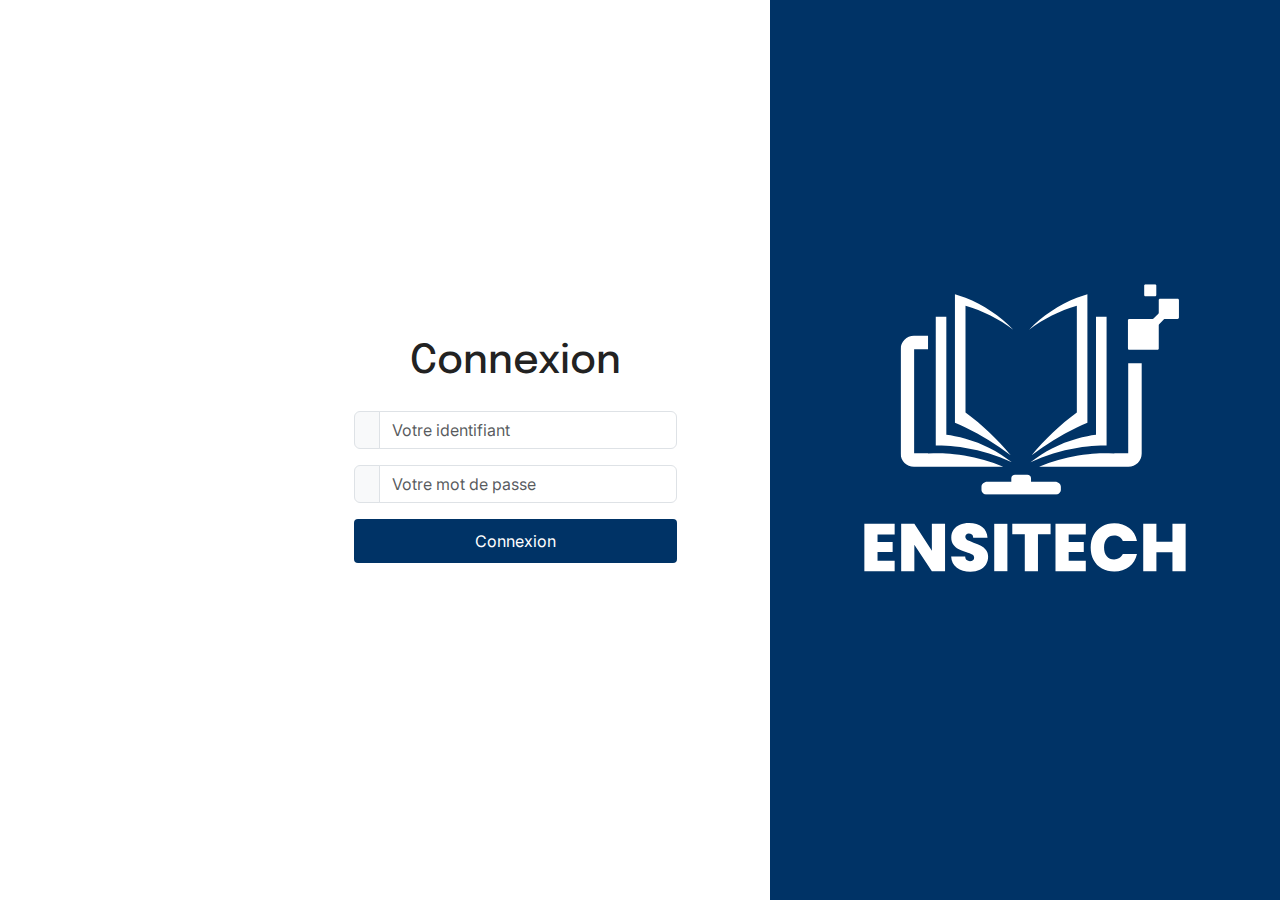
<file: index.html>
<!DOCTYPE html>
<html lang="en">

<head>
    <meta charset="UTF-8">
    <meta name="viewport" content="width=device-width, initial-scale=1.0">
    <title>Connexion</title>

    <!-- HUGE ICON -->
    <link rel="stylesheet" href="https://cdn.hugeicons.com/font/hgi-stroke-rounded.css" />

    <!-- BOOTSTRAP -->
    <link href="https://cdn.jsdelivr.net/npm/bootstrap@5.3.3/dist/css/bootstrap.min.css" rel="stylesheet"
        integrity="sha384-QWTKZyjpPEjISv5WaRU9OFeRpok6YctnYmDr5pNlyT2bRjXh0JMhjY6hW+ALEwIH" crossorigin="anonymous">

    <!-- CSS -->
    <link rel="stylesheet" href="assets/css/style.css">
</head>

<body>
    <main>
        <!-- Form Container -->
        <div class="form-container">
            <div class="left">
                <h1 class="title-login">Connexion</h1>
                <form class="formulaire" id="loginForm">
                    <div class="input-group mb-3">
                        <span class="input-group-text" id="addon-wrapping">
                            <i class="hgi-stroke hgi-user"></i></span>
                        <input type="text" class="form-control" aria-label="identifiant"
                            aria-describedby="addon-wrapping" placeholder="Votre identifiant">
                    </div>
                    <div class="input-group mb-3">
                        <span class="input-group-text" id="addon-wrapping">
                            <i class="hgi-stroke hgi-lock-password"></i></span>
                        <input type="password" class="form-control" aria-label="Mot de passe"
                            aria-describedby="addon-wrapping" placeholder="Votre mot de passe">
                    </div>

                    <a href="pages/dashboard.html"
                        class="submit-btn d-flex justify-content-center align-items-center">Connexion</a>
                </form>
            </div>
            <div class="right">
                <img src="assets/images/logo-white.svg" alt="logo ensitech">
            </div>
        </div>

    </main>
</body>

</html>
</file>
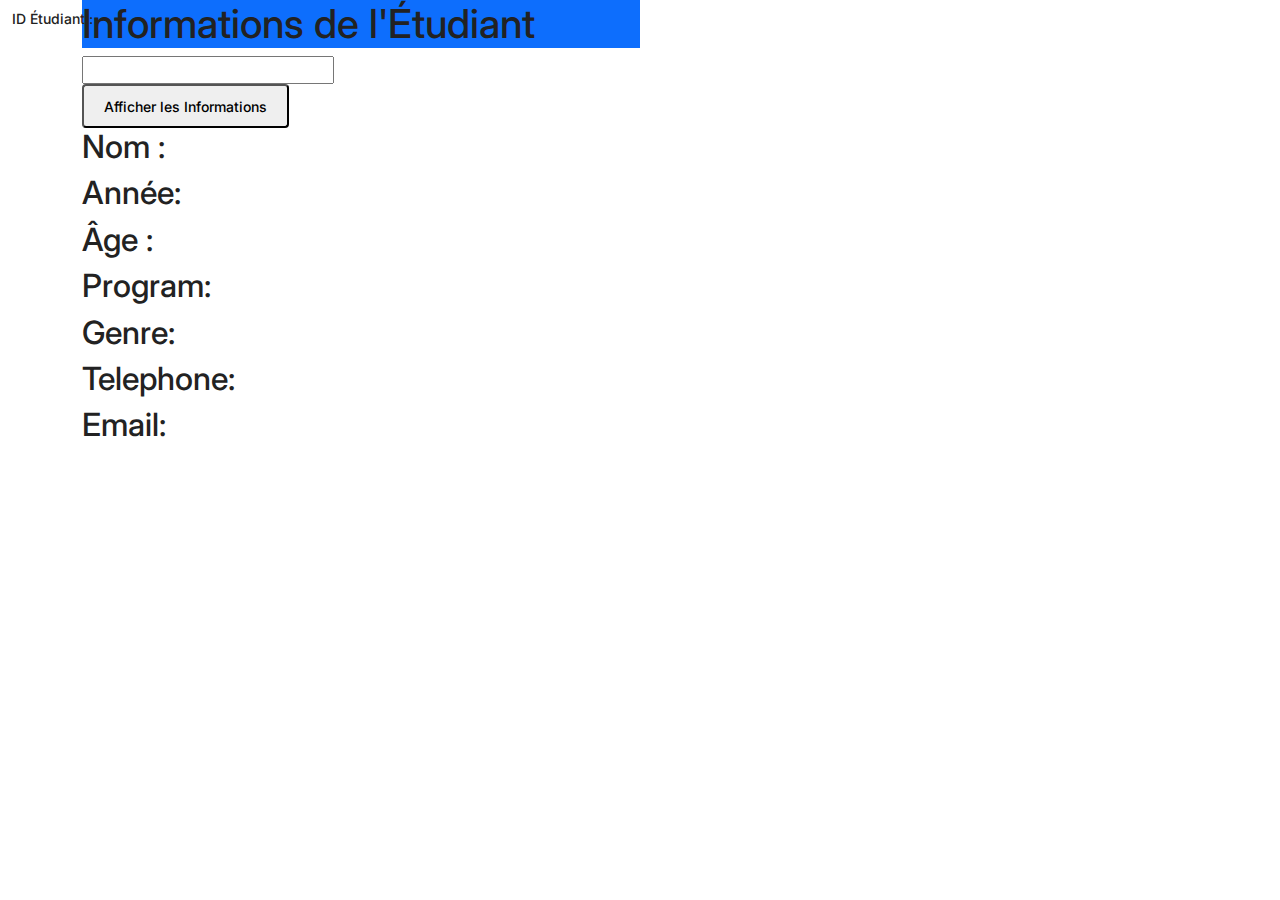
<file: infoStudent.html>
<!DOCTYPE html>
<html lang="en">
<head>
    <meta charset="UTF-8">
    <meta name="viewport" content="width=device-width, initial-scale=1.0">
    <title>Afficher les informations sur l'etudiant</title>
     <!-- HUGE ICON -->
     <link rel="stylesheet" href="https://cdn.hugeicons.com/font/hgi-stroke-rounded.css" />

     <!-- BOOTSTRAP -->
     <link href="https://cdn.jsdelivr.net/npm/bootstrap@5.3.3/dist/css/bootstrap.min.css" rel="stylesheet"
         integrity="sha384-QWTKZyjpPEjISv5WaRU9OFeRpok6YctnYmDr5pNlyT2bRjXh0JMhjY6hW+ALEwIH" crossorigin="anonymous">
 
     <!-- CSS -->
     <link rel="stylesheet" href="../assets/css/style.css">
</head>
<body>
    <div class="container">
        <h1 class="bg-primary w-50">Informations de l'Étudiant</h1>
        <form id="studentForm">
            <label for="studentId" >ID Étudiant :</label>
            <input type="text" id="studentId" name="studentId" required>

            <button type="submit">Afficher les Informations</button>
        </form>
        
        <div id="studentInfo" class="info">
            <h2>Nom : <span id="studentName"></span></h2>
            <h2>Année: <span id="studentyear"></span></h2>
            <h2>Âge : <span id="studentAge"></span></h2>
            <h2>Program: <span id="studentProgram"></span></h2>
            <h2>Genre: <span id="studentGenre"></span></h2>
            <h2>Telephone: <span id="studentTelephone"></span></h2>
            <h2>Email: <span id="studentEmail"></span></h2>
            
        </div>
    </div>

    <script>
        document.getElementById('studentForm').addEventListener('submit', function(event) {
    event.preventDefault();

    const studentId = document.getElementById('studentId').value;
    const studentInfo = {
        1: { name: 'Adeline Matho', year:2023, age: 28, program: 'Informatique', genre: 'Feminin', 
               telephone: 237694336939, email: 'adelinematho@gmail.com' },
        2: { name: 'Anderson Sikalie', year:2022, age: 22, program: 'Mathématiques',
                genre: 'masculin', telephone: 237675744980, email: 'mategdetv@gamil.com'},
        3: { name: 'Arolle Tiwa', year:2014,age: 13, program: 'Biologie', 
                 genre: 'masculin', telephone: 23758254751, email: 'jghrdihtreb@gmail' },
        4: { name: 'Kaffo Nathanael', year:2011 ,age: 20, program:'Comptabilité', 
                  genre: 'masculin', telephone: 23758254751, email: 'nathanael@gmail.com' },
        5: { name: 'Aboubacar', year:2022 ,age: 32, program:'FullStack Dev', 
                  genre: 'masculin', telephone: 23758254751, email: 'aboubacar12@gmail.com' },          

    };

    const student = studentInfo[studentId]; 

    if (student) {
        document.getElementById('studentName').innerText = student.name;
        document.getElementById('studentyear').innerText = student.year;
        document.getElementById('studentAge').innerText = student.age;
        document.getElementById('studentProgram').innerText = student.program;
        document.getElementById('studentGenre').innerText = student.genre;
        document.getElementById('studentTelephone').innerText = student.telephone;
        document.getElementById('studentEmail').innerText = student.email;
        document.getElementById('studentInfo').style.display = 'block';
    } else {
        alert('Étudiant non trouvé.');
        document.getElementById('studentInfo').style.display = 'none';
    }
});
    </script>




    <script src="https://cdn.jsdelivr.net/npm/bootstrap@5.3.3/dist/js/bootstrap.bundle.min.js" integrity="sha384-YvpcrYf0tY3lHB60NNkmXc5s9fDVZLESaAA55NDzOxhy9GkcIdslK1eN7N6jIeHz" crossorigin="anonymous"></script>
    <script src="../assets/js/main.js"></script>    
</body>
</html>
</file>
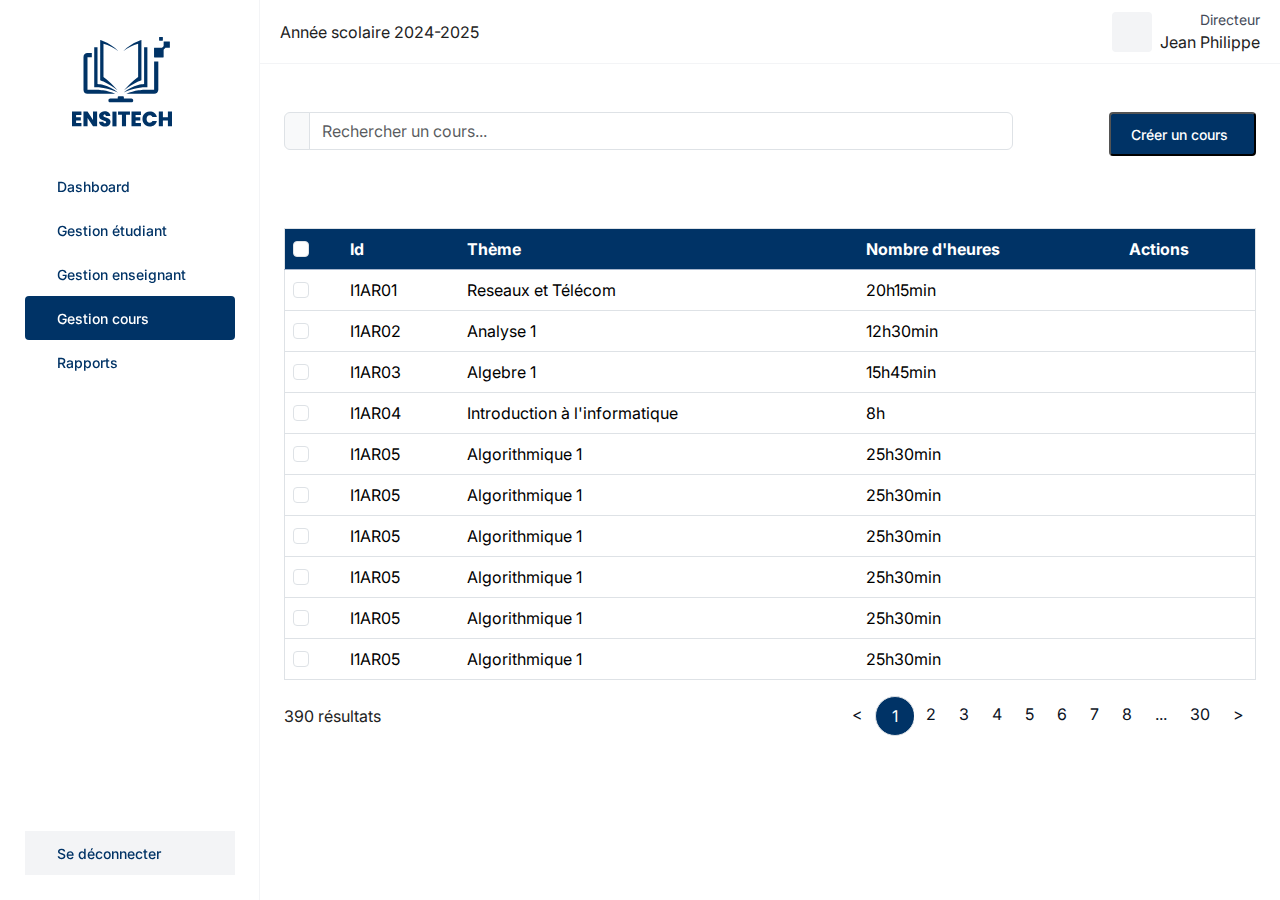
<file: pages/courses.html>
<!DOCTYPE html>
<html lang="en">

<head>
    <meta charset="UTF-8">
    <meta name="viewport" content="width=device-width, initial-scale=1.0">
    <title>Gestion cours</title>

    <!-- HUGE ICON -->
    <link rel="stylesheet" href="https://cdn.hugeicons.com/font/hgi-stroke-rounded.css" />

    <!-- BOOTSTRAP -->
    <link href="https://cdn.jsdelivr.net/npm/bootstrap@5.3.3/dist/css/bootstrap.min.css" rel="stylesheet"
        integrity="sha384-QWTKZyjpPEjISv5WaRU9OFeRpok6YctnYmDr5pNlyT2bRjXh0JMhjY6hW+ALEwIH" crossorigin="anonymous">

    <!-- CSS -->
    <link rel="stylesheet" href="../assets/css/style.css">
</head>

<body class="d-flex">
    <!-- SIDEBAR -->
    <nav class="navbar navbar-expand-lg d-flex flex-column min-vh-100">
        <div class="logo-container d-flex justify-content-center align-items-center">
            <a class="navbar-brand" href="#">
                <img src="../assets/images/logo-bleue.svg" alt="Logo">
            </a>
        </div>
        <div class="d-flex flex-column align-items-center justify-content-between flex-grow-1">
            <ul class="navbar-nav w-100 flex-column">
                <li class="nav-item">
                    <a class="nav-link" href="dashboard.html"><i class="hgi-stroke hgi-dashboard-square-01"></i>
                        Dashboard</a>
                </li>
                <li class="nav-item">
                    <a class="nav-link" href="students.html"><i class="hgi-stroke hgi-student"></i> Gestion
                        étudiant</a>
                </li>
                <li class="nav-item">
                    <a class="nav-link" href="#"><i class="hgi-stroke hgi-teaching"></i> Gestion enseignant</a>
                </li>
                <li class="nav-item">
                    <a class="nav-link actived" href="courses.html"><i class="hgi-stroke hgi-course"></i> Gestion
                        cours</a>
                </li>
                <li class="nav-item">
                    <a class="nav-link" href="#"><i class="hgi-stroke hgi-analysis-text-link"></i> Rapports</a>
                </li>
            </ul>
            <div class="mt-auto deconnexion">
                <a href="#" class="nav-link"><i class="hgi-stroke hgi-logout-square-01"></i>Se déconnecter</a>
            </div>
        </div>
    </nav>
    <!-- //SIDEBAR -->

    <!-- MAIN -->
    <main class="flex-grow-1">
        <!-- TOP NAV -->
        <div class="top-nav d-flex justify-content-between align-items-center">
            <span class="text-sm">Année scolaire 2024-2025</span>
            <div class="d-flex gap-2 align-items-center">
                <span class="user-icon d-flex justify-content-center align-items-center">
                    <i class="hgi-stroke hgi-user"></i>
                </span>
                <div class="d-flex flex-column align-items-end user-information">
                    <span class="user-role">Directeur</span>
                    <span class="user-name">Jean Philippe</span>
                </div>
            </div>
        </div>
        <!-- //TOP NAV -->
        <!-- Search Bar & Add Courses Button -->
        <div class="d-flex justify-content-around align-items-center flex-md-row mt-4 p-4">
            <form action="#" class="col-6 col-md-9" style="height: 44px;">
                <div class="input-group">
                    <span class="input-group-text" id="basic-addon1"><i class="hgi-stroke hgi-search-01"></i></span>
                    <input type="search" name="search" id="search" placeholder="Rechercher un cours..."
                        class="form-control">
                </div>
            </form>
            <!-- Aboubakar task - create a course -->
            <div class="d-flex justify-content-end col-3">
                <button class="primary-btn" data-bs-toggle="modal" data-bs-target="#courseModal">Créer un cours <i
                        class="hgi-stroke hgi-add-circle"></i></button>
            </div>
            <!-- Create course modal -->
            <div class="modal fade" id="courseModal" tabindex="-1" aria-labelledby="courseModalLabel"
                aria-hidden="true">
                <div class="modal-dialog">
                    <div class="modal-content">
                        <div class="modal-header d-flex flex-column">
                            <h1 class="modal-title fs-5" id="courseModalLabel">Créer un cours</h1>
                            <button type="button" class="btn-close btn-close-cadre" data-bs-dismiss="modal"
                                aria-label="Close"></button>
                        </div>
                        <form>
                            <div class="modal-body">
                                <div class="row mb-3">
                                    <div class="col">
                                        <!-- inclure le input group -->
                                        <div class="input-group flex-nowrap ">
                                            <span class="input-group-text" id="addon-wrapping"><i
                                                    class="hgi-stroke hgi-label"></i></span>
                                            <input type="text" class="form-control ps-5 create-courses"
                                                placeholder="Thème" aria-label="Theme"
                                                aria-describedby="addon-wrapping">
                                        </div>
                                        <!-- fin -inclure le input group -->
                                    </div>
                                </div>
                                <div class="row mb-3">
                                    <div class="col">
                                        <!-- inclure le input group -->

                                        <div class="input-group flex-nowrap ">
                                            <span class="input-group-text" id="addon-wrapping"> <i
                                                    class="hgi-stroke hgi-time-03"></i></span>
                                            <input type="text" class="form-control ps-5 create-courses"
                                                placeholder="Nombre d'heures" aria-label="Nombredheures"
                                                aria-describedby="addon-wrapping">
                                        </div>

                                        <!-- fin -inclure le input group -->
                                    </div>
                                </div>
                            </div>
                            <div class="modal-footer d-flex align-items-center justify-content-center">
                                <button type="submit" class="primary-btn">
                                    Créer un cours
                                    <i class="hgi-stroke hgi-add-circle"></i>
                                </button>

                            </div>
                        </form>
                        <!-- Aboubakar task - create a course -->
                    </div>
                </div>
            </div>
        </div>
        <!-- //Search Bar & Add Course Button -->

        <!-- Courses list table-->
        <div class="students-list mt-5 px-4 table-responsive">
            <table class="table border table-hover">
                <thead class="table-primary">
                    <tr>
                        <th scope="col"><input type="checkbox" name="check-all" id="select-all"
                                class="form-check-input"></th>
                        <th scope="col">Id</th>
                        <th scope="col">Thème</th>
                        <th scope="col">Nombre d'heures</th>
                        <th scope="col">Actions</th>
                    </tr>
                </thead>
                <tbody>
                    <tr>
                        <td><input type="checkbox" name="check-all" class="form-check-input row-checkbox"></td>
                        <td>I1AR01</td>
                        <td>Reseaux et Télécom</td>
                        <td>20h15min</td>
                        <td>
                            <div class="dropdown">
                                <a href="#" class="text-decoration-none text-black" id="dropdownMenuButton"
                                    data-bs-toggle="dropdown" aria-expanded="false">
                                    <i class="hgi-stroke hgi-more-vertical"></i>
                                </a>
                                <ul class="dropdown-menu" aria-labelledby="dropdownMenuButton">
                                    <li><a class="dropdown-item" href="#">Modifier</a></li>
                                    <li><a class="dropdown-item" href="#">Voir les informations</a></li>
                                    <li><a class="dropdown-item" href="#">Supprimer</a></li>
                                </ul>
                            </div>
                            </i>
                        </td>
                    </tr>
                    <tr>
                        <td><input type="checkbox" name="check-all" class="form-check-input row-checkbox"></td>
                        <td>I1AR02</td>
                        <td>Analyse 1</td>
                        <td>12h30min</td>
                        <td>
                            <div class="dropdown">
                                <a href="#" class="text-decoration-none text-black" id="dropdownMenuButton"
                                    data-bs-toggle="dropdown" aria-expanded="false">
                                    <i class="hgi-stroke hgi-more-vertical"></i>
                                </a>
                                <ul class="dropdown-menu" aria-labelledby="dropdownMenuButton">
                                    <li><a class="dropdown-item" href="#">Modifier</a></li>
                                    <li><a class="dropdown-item" href="#">Voir les informations</a></li>
                                    <li><a class="dropdown-item" href="#">Supprimer</a></li>
                                </ul>
                            </div>
                            </i>
                        </td>
                    </tr>
                    <tr>
                        <td><input type="checkbox" name="check-all" class="form-check-input row-checkbox"></td>
                        <td>I1AR03</td>
                        <td>Algebre 1</td>
                        <td>15h45min</td>
                        <td>
                            <div class="dropdown">
                                <a href="#" class="text-decoration-none text-black" id="dropdownMenuButton"
                                    data-bs-toggle="dropdown" aria-expanded="false">
                                    <i class="hgi-stroke hgi-more-vertical"></i>
                                </a>
                                <ul class="dropdown-menu" aria-labelledby="dropdownMenuButton">
                                    <li><a class="dropdown-item" href="#">Modifier</a></li>
                                    <li><a class="dropdown-item" href="#">Voir les informations</a></li>
                                    <li><a class="dropdown-item" href="#">Supprimer</a></li>
                                </ul>
                            </div>
                            </i>
                        </td>
                    </tr>
                    <tr>
                        <td><input type="checkbox" name="check-all" class="form-check-input row-checkbox"></td>
                        <td>I1AR04</td>
                        <td>Introduction à l'informatique</td>
                        <td>8h</td>
                        <td>
                            <div class="dropdown">
                                <a href="#" class="text-decoration-none text-black" id="dropdownMenuButton"
                                    data-bs-toggle="dropdown" aria-expanded="false">
                                    <i class="hgi-stroke hgi-more-vertical"></i>
                                </a>
                                <ul class="dropdown-menu" aria-labelledby="dropdownMenuButton">
                                    <li><a class="dropdown-item" href="#">Modifier</a></li>
                                    <li><a class="dropdown-item" href="#">Voir les informations</a></li>
                                    <li><a class="dropdown-item" href="#">Supprimer</a></li>
                                </ul>
                            </div>
                            </i>
                        </td>
                    </tr>
                    <tr>
                        <td><input type="checkbox" name="check-all" class="form-check-input row-checkbox"></td>
                        <td>I1AR05</td>
                        <td>Algorithmique 1</td>
                        <td>25h30min</td>
                        <td>
                            <div class="dropdown">
                                <a href="#" class="text-decoration-none text-black" id="dropdownMenuButton"
                                    data-bs-toggle="dropdown" aria-expanded="false">
                                    <i class="hgi-stroke hgi-more-vertical"></i>
                                </a>
                                <ul class="dropdown-menu" aria-labelledby="dropdownMenuButton">
                                    <li><a class="dropdown-item" href="#">Modifier</a></li>
                                    <li><a class="dropdown-item" href="#">Voir les informations</a></li>
                                    <li><a class="dropdown-item" href="#">Supprimer</a></li>
                                </ul>
                            </div>
                            </i>
                        </td>
                    </tr>
                    <tr>
                        <td><input type="checkbox" name="check-all" class="form-check-input row-checkbox"></td>
                        <td>I1AR05</td>
                        <td>Algorithmique 1</td>
                        <td>25h30min</td>
                        <td>
                            <div class="dropdown">
                                <a href="#" class="text-decoration-none text-black" id="dropdownMenuButton"
                                    data-bs-toggle="dropdown" aria-expanded="false">
                                    <i class="hgi-stroke hgi-more-vertical"></i>
                                </a>
                                <ul class="dropdown-menu" aria-labelledby="dropdownMenuButton">
                                    <li><a class="dropdown-item" href="#">Modifier</a></li>
                                    <li><a class="dropdown-item" href="#">Voir les informations</a></li>
                                    <li><a class="dropdown-item" href="#">Supprimer</a></li>
                                </ul>
                            </div>
                            </i>
                        </td>
                    </tr>
                    <tr>
                        <td><input type="checkbox" name="check-all" class="form-check-input row-checkbox"></td>
                        <td>I1AR05</td>
                        <td>Algorithmique 1</td>
                        <td>25h30min</td>
                        <td>
                            <div class="dropdown">
                                <a href="#" class="text-decoration-none text-black" id="dropdownMenuButton"
                                    data-bs-toggle="dropdown" aria-expanded="false">
                                    <i class="hgi-stroke hgi-more-vertical"></i>
                                </a>
                                <ul class="dropdown-menu" aria-labelledby="dropdownMenuButton">
                                    <li><a class="dropdown-item" href="#">Modifier</a></li>
                                    <li><a class="dropdown-item" href="#">Voir les informations</a></li>
                                    <li><a class="dropdown-item" href="#">Supprimer</a></li>
                                </ul>
                            </div>
                            </i>
                        </td>
                    </tr>
                    <tr>
                        <td><input type="checkbox" name="check-all" class="form-check-input row-checkbox"></td>
                        <td>I1AR05</td>
                        <td>Algorithmique 1</td>
                        <td>25h30min</td>
                        <td>
                            <div class="dropdown">
                                <a href="#" class="text-decoration-none text-black" id="dropdownMenuButton"
                                    data-bs-toggle="dropdown" aria-expanded="false">
                                    <i class="hgi-stroke hgi-more-vertical"></i>
                                </a>
                                <ul class="dropdown-menu" aria-labelledby="dropdownMenuButton">
                                    <li><a class="dropdown-item" href="#">Modifier</a></li>
                                    <li><a class="dropdown-item" href="#">Voir les informations</a></li>
                                    <li><a class="dropdown-item" href="#">Supprimer</a></li>
                                </ul>
                            </div>
                            </i>
                        </td>
                    </tr>
                    <tr>
                        <td><input type="checkbox" name="check-all" class="form-check-input row-checkbox"></td>
                        <td>I1AR05</td>
                        <td>Algorithmique 1</td>
                        <td>25h30min</td>
                        <td>
                            <div class="dropdown">
                                <a href="#" class="text-decoration-none text-black" id="dropdownMenuButton"
                                    data-bs-toggle="dropdown" aria-expanded="false">
                                    <i class="hgi-stroke hgi-more-vertical"></i>
                                </a>
                                <ul class="dropdown-menu" aria-labelledby="dropdownMenuButton">
                                    <li><a class="dropdown-item" href="#">Modifier</a></li>
                                    <li><a class="dropdown-item" href="#">Voir les informations</a></li>
                                    <li><a class="dropdown-item" href="#">Supprimer</a></li>
                                </ul>
                            </div>
                            </i>
                        </td>
                    </tr>
                    <tr>
                        <td><input type="checkbox" name="check-all" class="form-check-input row-checkbox"></td>
                        <td>I1AR05</td>
                        <td>Algorithmique 1</td>
                        <td>25h30min</td>
                        <td>
                            <div class="dropdown">
                                <a href="#" class="text-decoration-none text-black" id="dropdownMenuButton"
                                    data-bs-toggle="dropdown" aria-expanded="false">
                                    <i class="hgi-stroke hgi-more-vertical"></i>
                                </a>
                                <ul class="dropdown-menu" aria-labelledby="dropdownMenuButton">
                                    <li><a class="dropdown-item" href="#">Modifier</a></li>
                                    <li><a class="dropdown-item" href="#">Voir les informations</a></li>
                                    <li><a class="dropdown-item" href="#">Supprimer</a></li>
                                </ul>
                            </div>
                            </i>
                        </td>
                    </tr>
                </tbody>
            </table>
            <div class="d-flex flex-column flex-md-row justify-content-between align-items-center">
                <p>390 résultats</p>
                <nav aria-label="Page navigation">
                    <ul class="pagination">
                        <li class="page-item">
                            <a class="page-link" href="#" aria-label="Previous">&lt;</a>
                        </li>
                        <li class="page-item-active"><a class="page-link" href="#">1</a></li>
                        <li class="page-item"><a class="page-link" href="#">2</a></li>
                        <li class="page-item"><a class="page-link" href="#">3</a></li>
                        <li class="page-item"><a class="page-link" href="#">4</a></li>
                        <li class="page-item"><a class="page-link" href="#">5</a></li>
                        <li class="page-item"><a class="page-link" href="#">6</a></li>
                        <li class="page-item"><a class="page-link" href="#">7</a></li>
                        <li class="page-item"><a class="page-link" href="#">8</a></li>
                        <li class="page-item"><a class="page-link" href="#">...</a></li>
                        <li class="page-item"><a class="page-link" href="#">30</a></li>
                        <li class="page-item">
                            <a class="page-link" href="#" aria-label="Previous">&gt;</a>
                        </li>
                    </ul>
                </nav>
            </div>
        </div>
        <!-- //Students list table-->
    </main>
    <!-- //MAIN -->
    <script src="https://cdn.jsdelivr.net/npm/bootstrap@5.3.3/dist/js/bootstrap.bundle.min.js"
        integrity="sha384-YvpcrYf0tY3lHB60NNkmXc5s9fDVZLESaAA55NDzOxhy9GkcIdslK1eN7N6jIeHz"
        crossorigin="anonymous"></script>
    <script src="../assets/js/main.js"></script>
</body>

</html>
</file>
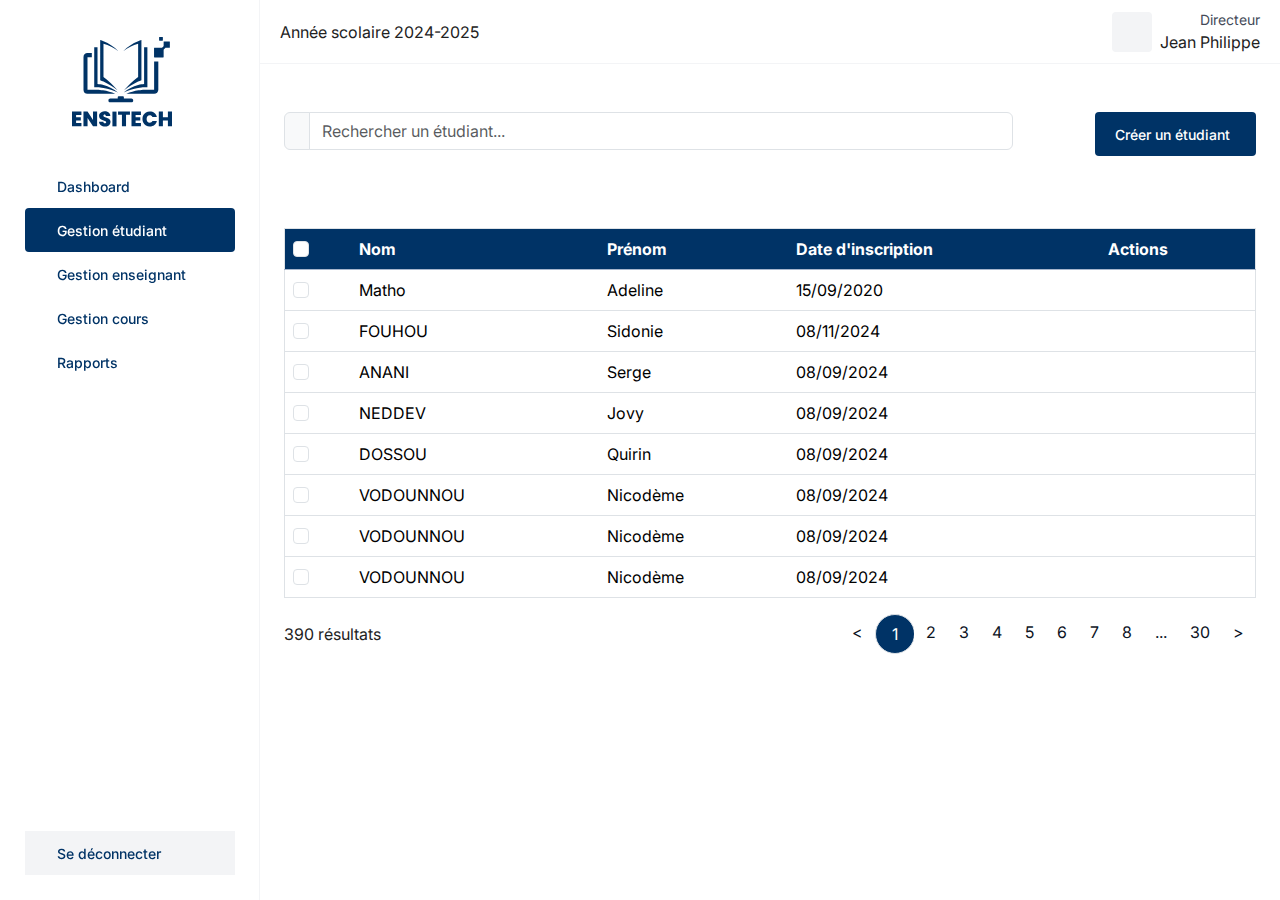
<file: pages/students.html>
<!DOCTYPE html>
<html lang="en">

<head>
  <meta charset="UTF-8">
  <meta name="viewport" content="width=device-width, initial-scale=1.0">
  <title>Students List</title>

  <!-- HUGE ICON -->
  <link rel="stylesheet" href="https://cdn.hugeicons.com/font/hgi-stroke-rounded.css" />

  <!-- BOOTSTRAP -->
  <link href="https://cdn.jsdelivr.net/npm/bootstrap@5.3.3/dist/css/bootstrap.min.css" rel="stylesheet"
    integrity="sha384-QWTKZyjpPEjISv5WaRU9OFeRpok6YctnYmDr5pNlyT2bRjXh0JMhjY6hW+ALEwIH" crossorigin="anonymous">

  <!-- CSS -->
  <link rel="stylesheet" href="../assets/css/style.css">
</head>

<body class="d-flex">
  <!-- SIDEBAR -->
  <nav class="navbar navbar-expand-lg d-flex flex-column min-vh-100">
    <div class="logo-container d-flex justify-content-center align-items-center">
      <a class="navbar-brand" href="#">
        <img src="../assets/images/logo-bleue.svg" alt="Logo">
      </a>
    </div>
    <div class="d-flex flex-column align-items-center justify-content-between flex-grow-1">
      <ul class="navbar-nav w-100 flex-column">
        <li class="nav-item">
          <a class="nav-link" href="dashboard.html"><i class="hgi-stroke hgi-dashboard-square-01"></i>
            Dashboard</a>
        </li>
        <li class="nav-item">
          <a class="nav-link actived" href="students.html"><i class="hgi-stroke hgi-student"></i> Gestion
            étudiant</a>
        </li>
        <li class="nav-item">
          <a class="nav-link" href="#"><i class="hgi-stroke hgi-teaching"></i> Gestion enseignant</a>
        </li>
        <li class="nav-item">
          <a class="nav-link" href="courses.html"><i class="hgi-stroke hgi-course"></i> Gestion cours</a>
        </li>
        <li class="nav-item">
          <a class="nav-link" href="#"><i class="hgi-stroke hgi-analysis-text-link"></i> Rapports</a>
        </li>
      </ul>
      <div class="mt-auto deconnexion">
        <a href="#" class="nav-link"><i class="hgi-stroke hgi-logout-square-01"></i>Se déconnecter</a>
      </div>
    </div>
  </nav>
  <!-- //SIDEBAR -->

  <!-- MAIN -->
  <main class="flex-grow-1">
    <!-- TOP NAV -->
    <div class="top-nav d-flex justify-content-between align-items-center ">
      <span class="text-sm">Année scolaire 2024-2025</span>
      <div class="d-flex gap-2 align-items-center">
        <span class="user-icon d-flex justify-content-center align-items-center">
          <i class="hgi-stroke hgi-user"></i>
        </span>
        <div class="d-flex flex-column align-items-end user-information">
          <span class="user-role">Directeur</span>
          <span class="user-name">Jean Philippe</span>
        </div>
      </div>
    </div>
    <!-- //TOP NAV -->

    <!-- Search Bar & Add Students Button -->
    <div class="d-flex justify-content-around align-items-center flex-md-row mt-4 p-4">
      <form action="#" class="col-6 col-md-9" style="height: 44px;">
        <div class="input-group">
          <span class="input-group-text" id="basic-addon1"><i class="hgi-stroke hgi-search-01"></i></span>
          <input type="search" name="search" id="search" placeholder="Rechercher un étudiant..." class="form-control">
        </div>
      </form>
      <div class="d-flex justify-content-end col-3">
        <button type="button" class="primary-btn border-0" data-bs-toggle="modal" data-bs-target="#studentModal">Créer
          un étudiant <i class="hgi-stroke hgi-add-circle"></i></button>
      </div>
    </div>
    <!-- Modal -->
    <div class="modal fade" id="studentModal" tabindex="-1" aria-labelledby="studentModalLabel" aria-hidden="true">
      <button type="button" class="btn-close float-end" data-bs-dismiss="modal" aria-label="Close"></button>
      <div class="modal-dialog modal-lg modal-md modal-dialog-centered">
        <div class="modal-content border-0 rounded-3">
          <div class="modal-header d-flex flex-column border border-0 rounded-3">
            <h1 class="modal-title fs-5" id="studentModalLabel">
              Créer un étudiant
            </h1>
            <div class="modal-body w-100">
              <form action="" id="new-student">
                <div class="row">
                  <div class="col">
                    <div class="input-group flex-nowrap">
                      <span class="input-group-text px-3 border-0" id="lastname"><i
                          class="hgi-stroke hgi-user fs-5"></i></span>
                      <input type="text" class="form-control border-0 input-area" placeholder="Nom" aria-label="nom"
                        aria-describedby="lastname">
                    </div>
                  </div>
                  <div class="col">
                    <div class="input-group flex-nowrap">
                      <span class="input-group-text px-3 border-0" id="firstname"><i
                          class="hgi-stroke hgi-user fs-5"></i></span>
                      <input type="text" class="form-control border-0 input-area" placeholder="Prénom"
                        aria-label="noprenom" aria-describedby="firstname">
                    </div>
                  </div>
                </div>
                <div class="row py-3">
                  <!-- Téléchargement de photo -->
                  <div class="col">
                    <!--div class="input-group mb-3">
                                <label class="input-group-text" for="inputGroupFile01"><i class="hgi-stroke hgi-link-01"></i></label>
                                <input type="file" class="form-control border-0 input-area" id="inputGroupFile01">
                            </div-->

                    <div class="input-group flex-nowrap">
                      <input type="file" accept="image/*" class="form-control input-area border-0"
                        aria-label="Télécharger une photo" />
                      <!--i class="hgi-stroke hgi-link-01 position-absolute top-50 start-100"></i-->
                    </div>
                  </div>

                  <!-- Sélection du genre -->
                  <div class="col">
                    <div class="">
                      <select class="form-select input-area border-0">
                        <option value="" disabled selected>Genre</option>
                        <option value="male">Masculin</option>
                        <option value="female">Féminin</option>
                      </select>
                    </div>
                  </div>
                </div>
                <div class="row">
                  <div class="col">
                    <div class="input-group flex-nowrap">
                      <span class="input-group-text px-3 border-0" id="dateOfBirth"><i
                          class="hgi-stroke hgi-calendar-01"></i></span>
                      <input type="date" class="form-control border-0 input-area" placeholder="dateOfBirth"
                        aria-label="dateOfBirth" aria-describedby="dateOfBirth">
                    </div>
                  </div>
                  <div class="col">
                    <div class="input-group flex-nowrap">
                      <span class="input-group-text px-3 border-0" id="address"><i
                          class="hgi-stroke hgi-home-03 fs-5"></i></span>
                      <input type="text" class="form-control border-0 input-area" placeholder="Adresse"
                        aria-label="address" aria-describedby="address">
                    </div>

                  </div>
                </div>
                <div class="row py-3">
                  <div class="col">
                    <div class="input-group flex-nowrap">
                      <span class="input-group-text px-3 border-0" id="email"><i
                          class="hgi-stroke hgi-recovery-mail"></i></span>
                      <input type="email" class="form-control border-0 input-area" placeholder="Adresse Email"
                        aria-label="email" aria-describedby="email">
                    </div>

                  </div>
                  <div class="col">
                    <div class="input-group flex-nowrap">
                      <span class="input-group-text px-3 border-0" id="telephone"><i
                          class="hgi-stroke hgi-call-02 fs-5"></i></span>
                      <input type="telephone" class="form-control border-0 input-area" placeholder="Numero téléphone"
                        aria-label="telephone" aria-describedby="telephone">
                    </div>

                  </div>
                </div>
              </form>
            </div>
          </div>
          <div class="modal-footer d-flex justify-content-center border-0 rounded-3">
            <button form="new-student" type="submit" class="primary-btn border-0">
              <span>Créer un étudiant</span>
              <i class="hgi-stroke hgi-add-circle "></i>
            </button>
          </div>
        </div>
      </div>
    </div>
    <!-- //Search Bar & Add Students Button -->

    <!-- Students list table-->
    <div class="students-list mt-5 px-4 table-responsive">
      <table class="table border table-hover">
        <thead class="table-primary">
          <tr>
            <th scope="col"><input type="checkbox" name="check-all" id="select-all" class="form-check-input"></th>
            <th scope="col">Nom</th>
            <th scope="col">Prénom</th>
            <th scope="col">Date d'inscription</th>
            <th scope="col">Actions</th>
          </tr>
        </thead>
        <tbody>
          <tr>
            <td><input type="checkbox" name="check-all" class="form-check-input row-checkbox"></td>
            <td>Matho</td>
            <td>Adeline</td>
            <td>15/09/2020</td>
            <td>
              <div class="dropdown">
                <a href="#" class="text-decoration-none text-black" id="dropdownMenuButton" data-bs-toggle="dropdown"
                  aria-expanded="false">
                  <i class="hgi-stroke hgi-more-vertical"></i>
                </a>
                <ul class="dropdown-menu" aria-labelledby="dropdownMenuButton">
                  <li><a class="dropdown-item" href="#">Modifier</a></li>
                  <li><a class="dropdown-item" href="#" data-bs-toggle="offcanvas"
                      data-bs-target="#offcanvasStudentInfo" aria-controls="offcanvasStudentInfos">Voir les
                      informations</a></li>
                  <li><a class="dropdown-item" href="#" data-bs-toggle="modal" data-bs-target="#courseModal">Associer un
                      cours</a></li>
                  <li><a class="dropdown-item" href="#">Supprimer</a></li>
                </ul>
              </div>
            </td>
          </tr>
          <tr>
            <td><input type="checkbox" name="check-all" class="form-check-input row-checkbox"></td>
            <td>FOUHOU</td>
            <td>Sidonie</td>
            <td>08/11/2024</td>
            <td>
              <div class="dropdown">
                <a href="#" class="text-decoration-none text-black" id="dropdownMenuButton" data-bs-toggle="dropdown"
                  aria-expanded="false">
                  <i class="hgi-stroke hgi-more-vertical"></i>
                </a>
                <ul class="dropdown-menu" aria-labelledby="dropdownMenuButton">
                  <li><a class="dropdown-item" href="#">Modifier</a></li>
                  <li><a class="dropdown-item" href="#">Voir les informations</a></li>
                  <li><a class="dropdown-item" href="#">Associer un cours</a></li>
                  <li><a class="dropdown-item" href="#">Supprimer</a></li>
                </ul>
              </div>
              </i>
            </td>
          </tr>
          <tr>
            <td><input type="checkbox" name="check-all" class="form-check-input row-checkbox"></td>
            <td>ANANI</td>
            <td>Serge</td>
            <td>08/09/2024</td>
            <td>
              <div class="dropdown">
                <a href="#" class="text-decoration-none text-black" id="dropdownMenuButton" data-bs-toggle="dropdown"
                  aria-expanded="false">
                  <i class="hgi-stroke hgi-more-vertical"></i>
                </a>
                <ul class="dropdown-menu" aria-labelledby="dropdownMenuButton">
                  <li><a class="dropdown-item" href="#">Modifier</a></li>
                  <li><a class="dropdown-item" href="#">Voir les informations</a></li>
                  <li><a class="dropdown-item" href="#">Associer un cours</a></li>
                  <li><a class="dropdown-item" href="#">Supprimer</a></li>
                </ul>
              </div>
              </i>
            </td>
          </tr>
          <tr>
            <td><input type="checkbox" name="check-all" class="form-check-input row-checkbox"></td>
            <td>NEDDEV</td>
            <td>Jovy</td>
            <td>08/09/2024</td>
            <td>
              <div class="dropdown">
                <a href="#" class="text-decoration-none text-black" id="dropdownMenuButton" data-bs-toggle="dropdown"
                  aria-expanded="false">
                  <i class="hgi-stroke hgi-more-vertical"></i>
                </a>
                <ul class="dropdown-menu" aria-labelledby="dropdownMenuButton">
                  <li><a class="dropdown-item" href="#">Modifier</a></li>
                  <li><a class="dropdown-item" href="#">Voir les informations</a></li>
                  <li><a class="dropdown-item" href="#">Associer un cours</a></li>
                  <li><a class="dropdown-item" href="#">Supprimer</a></li>
                </ul>
              </div>
              </i>
            </td>
          </tr>
          <tr>
            <td><input type="checkbox" name="check-all" class="form-check-input row-checkbox"></td>
            <td>DOSSOU</td>
            <td>Quirin</td>
            <td>08/09/2024</td>
            <td>
              <div class="dropdown">
                <a href="#" class="text-decoration-none text-black" id="dropdownMenuButton" data-bs-toggle="dropdown"
                  aria-expanded="false">
                  <i class="hgi-stroke hgi-more-vertical"></i>
                </a>
                <ul class="dropdown-menu" aria-labelledby="dropdownMenuButton">
                  <li><a class="dropdown-item" href="#">Modifier</a></li>
                  <li><a class="dropdown-item" href="#">Voir les informations</a></li>
                  <li><a class="dropdown-item" href="#">Associer un cours</a></li>
                  <li><a class="dropdown-item" href="#">Supprimer</a></li>
                </ul>
              </div>
              </i>
            </td>
          </tr>
          <tr>
            <td><input type="checkbox" name="check-all" class="form-check-input row-checkbox"></td>
            <td>VODOUNNOU</td>
            <td>Nicodème</td>
            <td>08/09/2024</td>
            <td>
              <div class="dropdown">
                <a href="#" class="text-decoration-none text-black" id="dropdownMenuButton" data-bs-toggle="dropdown"
                  aria-expanded="false">
                  <i class="hgi-stroke hgi-more-vertical"></i>
                </a>
                <ul class="dropdown-menu" aria-labelledby="dropdownMenuButton">
                  <li><a class="dropdown-item" href="#">Modifier</a></li>
                  <li><a class="dropdown-item" href="#">Voir les informations</a></li>
                  <li><a class="dropdown-item" href="#">Associer un cours</a></li>
                  <li><a class="dropdown-item" href="#">Supprimer</a></li>
                </ul>
              </div>
              </i>
            </td>
          </tr>
          <tr>
            <td><input type="checkbox" name="check-all" class="form-check-input row-checkbox"></td>
            <td>VODOUNNOU</td>
            <td>Nicodème</td>
            <td>08/09/2024</td>
            <td>
              <div class="dropdown">
                <a href="#" class="text-decoration-none text-black" id="dropdownMenuButton" data-bs-toggle="dropdown"
                  aria-expanded="false">
                  <i class="hgi-stroke hgi-more-vertical"></i>
                </a>
                <ul class="dropdown-menu" aria-labelledby="dropdownMenuButton">
                  <li><a class="dropdown-item" href="#">Modifier</a></li>
                  <li><a class="dropdown-item" href="#">Voir les informations</a></li>
                  <li><a class="dropdown-item" href="#">Associer un cours</a></li>
                  <li><a class="dropdown-item" href="#">Supprimer</a></li>
                </ul>
              </div>
              </i>
            </td>
          </tr>
          <tr>
            <td><input type="checkbox" name="check-all" class="form-check-input row-checkbox"></td>
            <td>VODOUNNOU</td>
            <td>Nicodème</td>
            <td>08/09/2024</td>
            <td>
              <div class="dropdown">
                <a href="#" class="text-decoration-none text-black" id="dropdownMenuButton" data-bs-toggle="dropdown"
                  aria-expanded="false">
                  <i class="hgi-stroke hgi-more-vertical"></i>
                </a>
                <ul class="dropdown-menu" aria-labelledby="dropdownMenuButton">
                  <li><a class="dropdown-item" href="#">Modifier</a></li>
                  <li><a class="dropdown-item" href="#">Voir les informations</a></li>
                  <li><a class="dropdown-item" href="#">Associer un cours</a></li>
                  <li><a class="dropdown-item" href="#">Supprimer</a></li>
                </ul>
              </div>
              </i>
            </td>
          </tr>

        </tbody>


      </table>
      <!-- modal associate course student-->
      <div class="modal fade" id="courseModal" tabindex="-1" aria-labelledby="courseModalLabel" aria-hidden="true">

        <div class="modal-dialog modal-dialog-centered modal-dialog-scrollable">
          <div class="modal-content border-0 outline-0 rounded-3">
            <div class="modal-header flex-column border border-0 rounded-3 pt-2">
              <h1 class="modal-title fs-5" id="courseModalLabel">
                Associer un cours à un étudiant
              </h1>
              <button type="button" class="btn-close btn-close-cadre" data-bs-dismiss="modal"
                aria-label="Close"></button>

              <!-- champs rechercher  -->
              <div class="input-group flex-nowrap search-wrapper">
                <span class="input-group-text border-0 search-bg" id="searchBar">
                  <i class="hgi-stroke hgi-search-01 fs-5"></i>
                </span>
                <input type="text" class="form-control border-0 search-bg ps-5" placeholder="Rechercher..."
                  aria-label="Username" aria-describedby="searchBar" />
              </div>
            </div>
            <div class="modal-body justify-content-center">
              <form action="" id="associate-course-student">
                <table class="p-1 table modal-table">
                  <thead></thead>
                  <tbody>
                    <tr>
                      <td class="col">
                        <!--i class="hgi-stroke hgi-border-all-02"></i-->
                        <input type="checkbox" name="" id="" />
                        <span class="ms-5 d-inline">Introduction à l'Informatique</span>
                      </td>
                    </tr>
                    <tr>
                      <td class="col">
                        <input type="checkbox" name="" id="" />
                        <span class="ms-5 d-inline">Algorithmique et Programmation</span>
                      </td>
                    </tr>
                    <tr>
                      <td class="col">
                        <input type="checkbox" name="" id="" />
                        <span class="ms-5 d-inline">Développement d'Applications</span>
                      </td>
                    </tr>
                    <tr>
                      <td class="col">
                        <input type="checkbox" name="" id="" />
                        <span class="ms-5 d-inline">Big Data et Analytique</span>
                      </td>
                    </tr>
                    <tr>
                      <td class="col">
                        <input type="checkbox" name="" id="" />
                        <span class="ms-5 d-inline">Réseaux de Neurones et Deep Learning</span>
                      </td>
                    </tr>
                    <tr>
                      <td class="col">
                        <input type="checkbox" name="" id="" />
                        <span class="ms-5 d-inline">Introduction à l'Informatique</span>
                      </td>
                    </tr>
                    <tr>
                      <td class="col">
                        <input type="checkbox" name="" id="" />
                        <span class="ms-5 d-inline">Algorithmique et Programmation</span>
                      </td>
                    </tr>
                    <tr>
                      <td class="col">
                        <input type="checkbox" name="" id="" />
                        <span class="ms-5 d-inline">Introduction à l'Informatique</span>
                      </td>
                    </tr>
                    <tr>
                      <td class="col">
                        <input type="checkbox" name="" id="" />
                        <span class="ms-5 d-inline">Algorithmique et Programmation</span>
                      </td>
                    </tr>
                    <tr>
                      <td class="col">
                        <input type="checkbox" name="" id="" />
                        <span class="ms-5 d-inline">Introduction à l'Informatique</span>
                      </td>
                    </tr>
                    <tr>
                      <td class="col">
                        <input type="checkbox" name="" id="" />
                        <span class="ms-5 d-inline">Algorithmique et Programmation</span>
                      </td>
                    </tr>
                  </tbody>
                </table>
              </form>
            </div>
            <div class="modal-footer d-flex justify-content-center align-self-top border border-0 rounded-3">
              <button form="associate-course-student" type="submit" class="primary-btn border-0">
                <span>Valider l'association</span>
                <i class="hgi-stroke hgi-link-01"></i>
              </button>
            </div>
          </div>
        </div>
      </div>

      <!--offcanvas view student informations-->
      <div class="offcanvas offcanvas-end" tabindex="-1" id="offcanvasStudentInfo"
        aria-labelledby="offcanvasStudentInfos">
        <div class="offcanvas-header">
          <div class="student-picture d-flex justify-content-center align-items-center w-100">
            <img class="rounded-circle" src="../assets/images/adel.jpg" alt="mon image">
          </div>
        </div>
        <div class="offcanvas-body">


          <div>
            <ul class="d-flex flex-column list-unstyled stutent-list-info">
              <li><span>Numéro d'étudiant:</span> 210</li>
              <li><span>Nom:</span> Matho</li>
              <li><span>Prénom:</span> Adeline</li>
              <li><span>Genre:</span> Feminin</li>
              <li><span>Date de naissance:</span> 21/01/1987</li>
              <li><span>Adresse:</span> 114 Rue cocotier Japoma</li>
              <li><span>Adresse e-mail:</span> adelinematho@gmail.com</li>
              <li><span>Numéro de téléphone:</span> 237 694 33 69 39</li>
              <li><span>Nombre de cours associés:</span> 12</li>
              <li><span>Date d'inscription:</span> 15/09/2020</li>
            </ul>

          </div>


        </div>

      </div>

      <div class="d-flex flex-column flex-md-row justify-content-between align-items-center">
        <p>390 résultats</p>
        <nav aria-label="Page navigation">
          <ul class="pagination">
            <li class="page-item">
              <a class="page-link" href="#" aria-label="Previous">&lt;</a>
            </li>
            <li class="page-item-active"><a class="page-link" href="#">1</a></li>
            <li class="page-item"><a class="page-link" href="#">2</a></li>
            <li class="page-item"><a class="page-link" href="#">3</a></li>
            <li class="page-item"><a class="page-link" href="#">4</a></li>
            <li class="page-item"><a class="page-link" href="#">5</a></li>
            <li class="page-item"><a class="page-link" href="#">6</a></li>
            <li class="page-item"><a class="page-link" href="#">7</a></li>
            <li class="page-item"><a class="page-link" href="#">8</a></li>
            <li class="page-item"><a class="page-link" href="#">...</a></li>
            <li class="page-item"><a class="page-link" href="#">30</a></li>
            <li class="page-item">
              <a class="page-link" href="#" aria-label="Previous">&gt;</a>
            </li>
          </ul>
        </nav>
      </div>
    </div>
    <!-- //Students list table-->
  </main>
  <!-- //MAIN -->
  <script src="https://cdn.jsdelivr.net/npm/bootstrap@5.3.3/dist/js/bootstrap.bundle.min.js"
    integrity="sha384-YvpcrYf0tY3lHB60NNkmXc5s9fDVZLESaAA55NDzOxhy9GkcIdslK1eN7N6jIeHz"
    crossorigin="anonymous"></script>
  <script src="../assets/js/main.js"></script>
</body>

</html>
</file>
<file: assets/css/style.css>
/* Import des fonts family */

@import url("https://fonts.googleapis.com/css2?family=Epilogue:ital,wght@0,100..900;1,100..900&display=swap");
@import url("https://fonts.googleapis.com/css2?family=Inter:wght@100..900&display=swap");

:root {
  --color-white: #ffffff;
  --color-black: #222222;
  --color-primary: #003366;
  --color-gray: #f3f4f6;
  --color-zinc: #444a58;
  --font-base: "Inter", sans-serif;
  --sidbar-width: 260px;
}

* {
  margin: 0;
  padding: 0;
  box-sizing: border-box;
}

a {
  text-decoration: none;
}

ul,
li {
  list-style: none;
}

i {
  font-size: 18px;
}

span {
  display: block;
}

button {
  height: 44px;
  border-radius: 4px;
  font-weight: 500;
  display: flex;
  justify-content: center;
  align-items: center;
  font-size: 14px;
  padding: 10px 20px;
  gap: 6px;
}

button.primary-btn {
  background-color: var(--color-primary);
  color: var(--color-white);
}

button.outline-btn {
  background-color: transparent;
  border: 1px solid var(--color-primary);
}

body {
  background-color: var(--color-white);
  color: var(--color-black);
  font-family: var(--font-base);
}

/* Login page */
.form-container {
  width: 100%;
  height: 100svh;
  display: flex;
}

.left {
  display: flex;
  justify-content: center;
  align-items: center;
  flex-direction: column;
  width: 50%;
}

.title-login {
  font-family: "Epilogue", sans-serif;
  margin-bottom: 25px;
}

.right {
  display: flex;
  justify-content: center;
  align-items: center;
  background-color: var(--color-primary);
  width: 50%;
}

.formulaire {
  display: flex;
  justify-content: center;
  align-items: flex-start;
  flex-direction: column;
  width: 323px;
}

.formulaire > div {
  position: relative;
  width: 100%;
}

label {
  font-size: 14px;
  font-weight: 500;
  position: absolute;
  left: 12px;
  top: 8px;
}

.connexion-input {
  padding-top: 15px;
  padding-left: 12px;
  padding-right: 12px;
  padding-bottom: 2px;
  border-radius: 4px;
  height: 48px;
  border-width: 0;
  background-color: #f3f4f6ff;
  width: 100%;
  margin-bottom: 24px;
}

.submit-btn {
  padding: 12px;
  width: 100%;
  height: 44px;
  background-color: var(--color-primary);
  color: var(--color-white);
  border-width: 0;
  border-radius: 4px;
  cursor: pointer;
  font-size: 16px;
  font-family: "Inter", sans-serif;
}

.submit-btn:hover {
  background-color: rgb(0, 36, 71);
}

/* //Login page */

/* Dashboard page */

.logo-container {
  padding: 32px 0;
}

.navbar {
  height: 100vh;
  top: 0;
  left: 0;
  position: fixed;
  width: var(--sidbar-width);
  border-right: 1px solid var(--color-gray);
  padding: 0 25px 25px;
}

.nav-link {
  display: flex;
  align-items: center;
  gap: 16px;
  height: 44px;
  font-size: 14px;
  font-weight: 500;
  padding-left: 16px !important;
  background-color: transparent;
  color: var(--color-primary) !important;
  width: 210px;
}

.nav-link.actived {
  background-color: var(--color-primary);
  color: var(--color-white) !important;
  border-radius: 4px;
}

.deconnexion .nav-link {
  background-color: var(--color-gray) !important;
  color: var(--color-primary);
}

main {
  width: calc(100% - var(--sidbar-width));
  margin-left: var(--sidbar-width);
}

.top-nav {
  height: 64px;
  padding: 0 20px;
  border-bottom: 1px solid var(--color-gray);
}

.top-nav .user-icon {
  height: 40px;
  width: 40px;
  border-radius: 4px;
  background-color: var(--color-gray);
}

.top-nav .user-information .user-role {
  font-size: 14px;
  font-weight: 400;
  color: var(--color-zinc);
}

.export-button-container {
  padding: 22px 20px 0;
}

.table th {
  background-color: #003366;
  color: #fff;
}
.table td {
  vertical-align: middle;
}
.pagination {
  justify-content: center;
}
.pagination .page-item .page-link {
  border: none;
  color: #0c131e;
}
.pagination .page-item-active .page-link {
  background-color: #003366;
  color: #fff;
  border-radius: 50%;
  width: 40px;
  height: 40px;
  display: flex;
  align-items: center;
  justify-content: center;
  padding: 0;
}
.pagination .page-item:first-child .page-link,
.pagination .page-item:last-child .page-link {
  border-radius: 50%; /* Rond pour les boutons de navigation (< et >) */
}

.kpi-container {
  padding: 31px 20px;
}

.kpi-card {
  color: var(--color-primary);
  background-color: var(--color-gray);
  padding: 20px 28px;
  border-radius: 10px;
  width: 291px;
}

.kpi-card span {
  font-size: 29px;
  font-weight: 800;
}
.kpi-card h2 {
  font-size: 22px;
  font-weight: 600;
}

.icon-box {
  height: 50px;
  width: 55px;
  border-radius: 4px;
  color: var(--color-white);
  background-color: var(--color-primary);
}
.icon-box i {
  font-size: 31px;
  font-weight: 400;
}

.chart {
  width: 291px;
}

/* associate course student */
.modal-title {
  margin-top: 30px;
  margin-bottom: 15px !important;
  font-family: var(--font-header);
  font-weight: 600;
  font-size: 1.3rem;
}

.btn-close-cadre {
  position: absolute;
  right: 20px;
}
/*tableau*/
.modal-table {
  background-color: var(--color-body);
  border-collapse: separate !important;
  border-spacing: 0 10px !important; /* Espacement vertical entre les lignes */
}

.modal-table tbody tr td,
.create-courses {
  background-color: var(--color-gray);
  padding: 10px;
  border: none !important;
  font-family: var(--font-base);
  font-weight: 400px;
  font-size: 14px;
}
.modal-table thead tr th {
  border: none;
}
/*tableau*/
.form-select {
  background-color: var(--color-gray) !important;
}

.search-bg {
  background-color: #b9b9b9 !important;
}

/* //Dashboard page */

/* Responsive */

@media (min-width: 1500px) {
  .kpi-card {
    width: 350px !important;
  }
}

@media (min-width: 1400px) {
  .kpi-card {
    width: 330px;
  }
}

@media screen and (max-width: 760px) {
  .form-container {
    gap: 30px;
    flex-direction: column-reverse;
  }
  .left,
  .right {
    width: 100%;
  }
  img {
    width: 50%;
  }
}

@media screen and (max-width: 400px) {
  form {
    width: 85%;
  }
  .right {
    height: 100%;
  }

  .left {
    padding-bottom: 30px;
  }

  .submit-btn {
    width: 100%;
  }
}
/* create new student */
.input-area {
  background-color: var(--color-gray) !important;
  height: 44px;
  font-family: var(--font-base);
  font-size: 0.75rem;
}
.input-bg {
  background-color: var(--color-gray) !important;
}
/* create new student */

/*View infomation student */
.student-picture img {
  width: 127px;
  height: 127px;
  /* /border-radius: 100%; */
}

.stutent-list-info li {
  display: flex;
  justify-content: space-between;
  align-items: center;
  margin-bottom: 8px;
}

.stutent-list-info li span {
  font-weight: 500;
}
</file>
